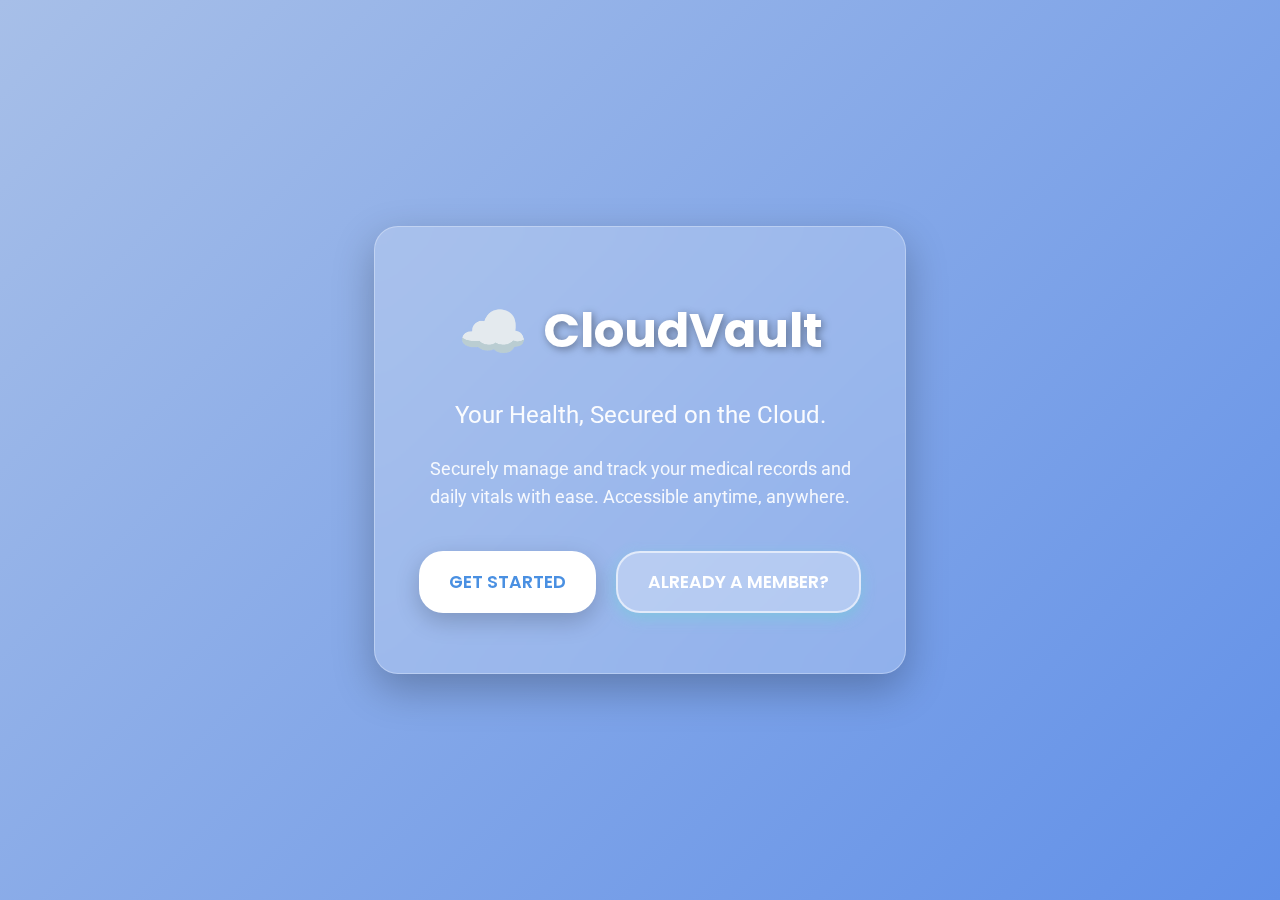
<file: index.html>
<!DOCTYPE html>
<html lang="en">
  <head>
    <meta charset="UTF-8" />
    <meta name="viewport" content="width=device-width, initial-scale=1.0" />
    <title>CloudVault - Secure Health Records</title>
    <link rel="preconnect" href="https://fonts.googleapis.com" />
    <link rel="preconnect" href="https://fonts.gstatic.com" crossorigin />
    <link
      href="https://fonts.googleapis.com/css2?family=Poppins:wght@300;400;600;700&family=Roboto:wght@300;400;500&display=swap"
      rel="stylesheet"
    />
    <link rel="stylesheet" href="css/styles.css" />
  </head>
  <body class="landing-page">
    <div class="glass-container">
      <div class="logo">
        <span class="icon">☁️</span>
        <h1 class="app-title">CloudVault</h1>
      </div>
      <p class="tagline">Your Health, Secured on the Cloud.</p>
      <p class="description">
        Securely manage and track your medical records and daily vitals with
        ease. Accessible anytime, anywhere.
      </p>
      <div class="btn-group">
        <a class="btn btn-primary" href="register.html">Get Started</a>
        <a class="btn btn-secondary" href="login.html">Already a Member?</a>
      </div>
    </div>
  </body>
</html>
</file>
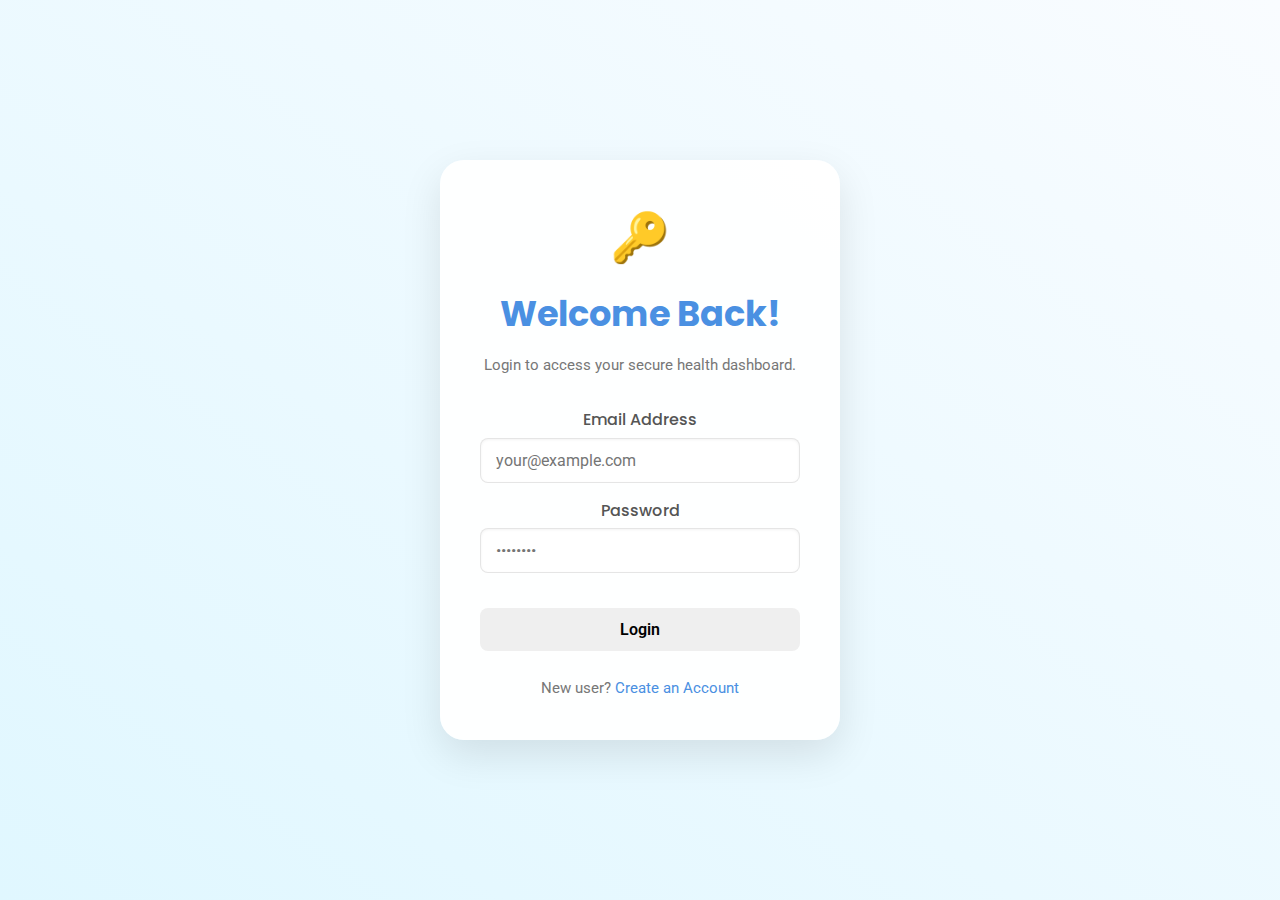
<file: login.html>
<!DOCTYPE html>
<html lang="en">
  <head>
    <meta charset="UTF-8" />
    <meta name="viewport" content="width=device-width, initial-scale=1.0" />
    <title>Login - CloudVault</title>
    <link rel="preconnect" href="https://fonts.googleapis.com" />
    <link rel="preconnect" href="https://fonts.gstatic.com" crossorigin />
    <link
      href="https://fonts.googleapis.com/css2?family=Poppins:wght@300;400;600;700&family=Roboto:wght@300;400;500&display=swap"
      rel="stylesheet"
    />
    <link rel="stylesheet" href="css/styles.css" />
  </head>
  <body class="auth-page">
    <div class="auth-card">
      <div class="auth-header">
        <span class="icon">🔑</span>
        <h2>Welcome Back!</h2>
        <p>Login to access your secure health dashboard.</p>
      </div>
      <form id="loginForm">
        <div class="input-group">
          <label for="email">Email Address</label>
          <input
            type="email"
            id="email"
            placeholder="your@example.com"
            required
          />
        </div>
        <div class="input-group">
          <label for="password">Password</label>
          <input
            type="password"
            id="password"
            placeholder="••••••••"
            required
          />
        </div>
        <button type="submit" class="btn btn-submit">
          <span>Login</span>
          <div class="spinner hidden"></div>
        </button>
      </form>
      <p class="auth-footer">
        New user? <a href="register.html">Create an Account</a>
      </p>
    </div>
    <div id="notification-container" class="notification-container"></div>
    <script src="js/auth.js"></script>
  </body>
</html>
</file>
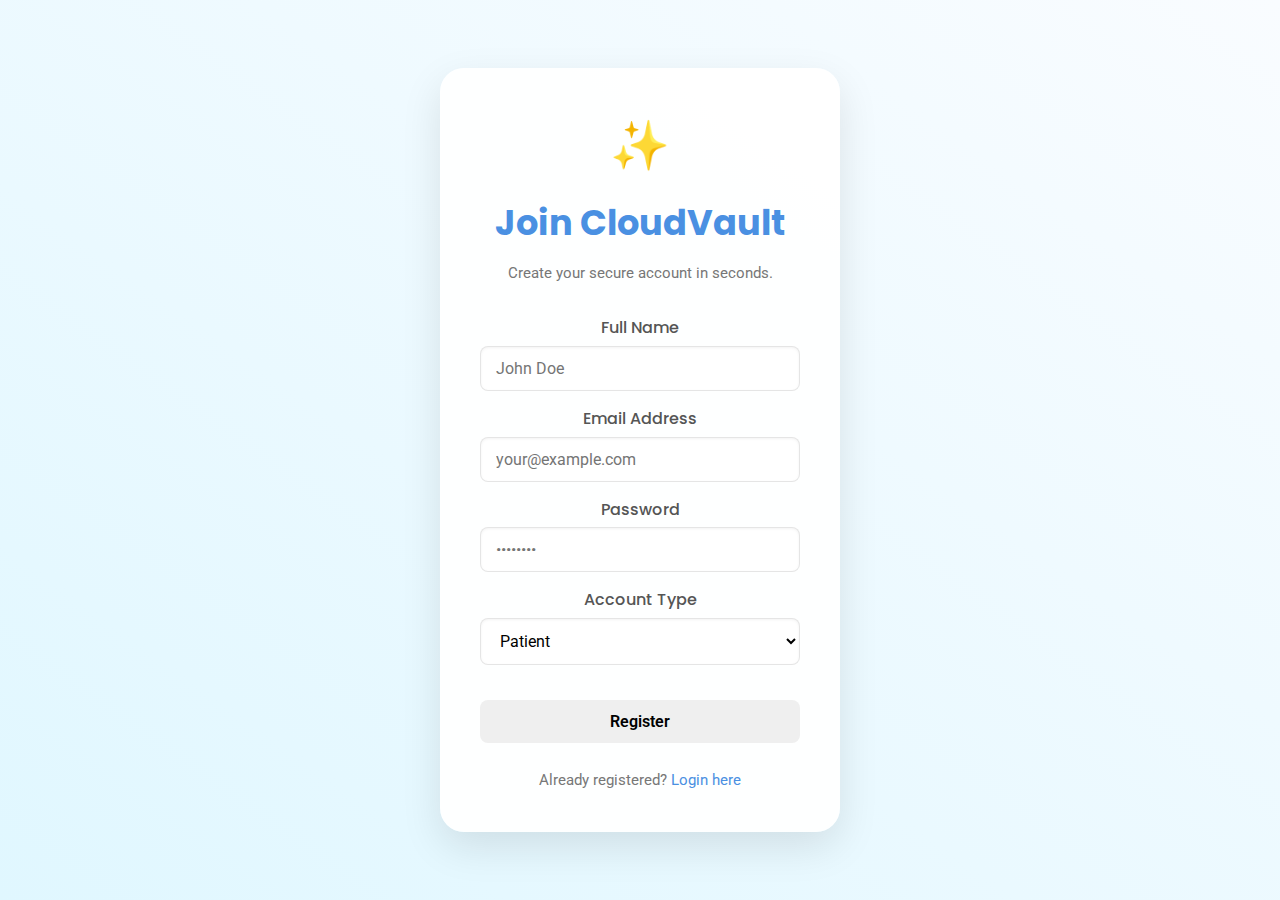
<file: register.html>
<!DOCTYPE html>
<html lang="en">
  <head>
    <meta charset="UTF-8" />
    <meta name="viewport" content="width=device-width, initial-scale=1.0" />
    <title>Register - CloudVault</title>
    <link rel="preconnect" href="https://fonts.googleapis.com" />
    <link rel="preconnect" href="https://fonts.gstatic.com" crossorigin />
    <link
      href="https://fonts.googleapis.com/css2?family=Poppins:wght@300;400;600;700&family=Roboto:wght@300;400;500&display=swap"
      rel="stylesheet"
    />
    <link rel="stylesheet" href="css/styles.css" />
  </head>
  <body class="auth-page">
    <div class="auth-card">
      <div class="auth-header">
        <span class="icon">✨</span>
        <h2>Join CloudVault</h2>
        <p>Create your secure account in seconds.</p>
      </div>
      <form id="regForm">
        <div class="input-group">
          <label for="name">Full Name</label>
          <input type="text" id="name" placeholder="John Doe" required />
        </div>
        <div class="input-group">
          <label for="email">Email Address</label>
          <input
            type="email"
            id="email"
            placeholder="your@example.com"
            required
          />
        </div>
        <div class="input-group">
          <label for="password">Password</label>
          <input
            type="password"
            id="password"
            placeholder="••••••••"
            required
          />
        </div>
        <div class="input-group">
          <label for="role">Account Type</label>
          <select id="role">
            <option value="patient">Patient</option>
            <option value="doctor">Doctor</option>
          </select>
        </div>
        <button type="submit" class="btn btn-submit">
          <span>Register</span>
          <div class="spinner hidden"></div>
        </button>
      </form>
      <p class="auth-footer">
        Already registered? <a href="login.html">Login here</a>
      </p>
    </div>
    <div id="notification-container" class="notification-container"></div>
    <script src="js/auth.js"></script>
  </body>
</html>
</file>
<file: css/styles.css>
/* Global Resets & Variables */
:root {
  --primary-color: #4a90e2; /* Blue */
  --secondary-color: #50e3c2; /* Green-ish */
  --accent-color: #ff7d7d; /* Red for errors/alerts */
  --background-light: #e6efff;
  --background-dark: #f0f4f8;
  --text-dark: #2c3e50;
  --text-light: #ecf0f1;
  --card-background: rgba(255, 255, 255, 0.7);
  --card-border: rgba(255, 255, 255, 0.3);
  --shadow-light: 0 4px 15px rgba(0, 0, 0, 0.08);
  --shadow-deep: 0 10px 30px rgba(0, 0, 0, 0.15);
  --border-radius-sm: 8px;
  --border-radius-md: 16px;
  --border-radius-lg: 24px;
}

* {
  margin: 0;
  padding: 0;
  box-sizing: border-box;
}

body {
  font-family: "Poppins", sans-serif;
  line-height: 1.6;
  color: var(--text-dark);
  min-height: 100vh;
  background: linear-gradient(
    135deg,
    var(--background-light) 0%,
    var(--background-dark) 100%
  );
  overflow-x: hidden;
}

/* Apply centering flexbox only to specific page bodies */
.landing-page,
.auth-page {
  display: flex;
  justify-content: center;
  align-items: center;
}

h1,
h2,
h3,
h4,
h5,
h6 {
  font-family: "Poppins", sans-serif;
  color: var(--text-dark);
  margin-bottom: 0.8em;
}

p {
  font-family: "Roboto", sans-serif;
}

a {
  color: var(--primary-color);
  text-decoration: none;
  transition: color 0.3s ease;
}

a:hover {
  color: #3a7bd5; /* A slightly darker primary */
}

/* Forms & Inputs */
input,
select,
button {
  font-family: "Roboto", sans-serif;
  font-size: 1rem;
}

.input-group {
  margin-bottom: 15px;
}

.input-group label {
  display: block;
  margin-bottom: 5px;
  font-weight: 500;
  color: #555;
}

input[type="text"],
input[type="email"],
input[type="password"],
input[type="file"],
select {
  width: 100%;
  padding: 12px 15px;
  margin: 0; /* Remove default margin */
  border-radius: var(--border-radius-sm);
  border: 1px solid rgba(0, 0, 0, 0.1);
  background-color: rgba(255, 255, 255, 0.9);
  transition: all 0.3s ease;
  box-shadow: inset 0 1px 3px rgba(0, 0, 0, 0.05);
}

input[type="file"] {
  padding: 8px 10px; /* Adjust padding for file input */
  cursor: pointer;
}

input:focus,
select:focus {
  outline: none;
  border-color: var(--primary-color);
  background: #fff;
  box-shadow: 0 0 0 3px rgba(74, 144, 226, 0.2);
}

/* Buttons */
.btn {
  padding: 12px 25px;
  border: none;
  border-radius: var(--border-radius-sm);
  cursor: pointer;
  font-weight: 600;
  transition: all 0.3s ease;
  display: inline-flex;
  align-items: center;
  justify-content: center;
  gap: 8px;
  position: relative;
  overflow: hidden;
}

.btn:hover {
  transform: translateY(-2px);
  box-shadow: var(--shadow-light);
}

.btn-primary {
  background: var(--primary-color);
  color: #fff;
  box-shadow: 0 5px 15px rgba(74, 144, 226, 0.3);
}

.btn-primary:hover {
  background: #3a7bd5;
  box-shadow: 0 8px 20px rgba(74, 144, 226, 0.4);
}

.btn-secondary {
  background: var(--secondary-color);
  color: var(--text-dark);
  box-shadow: 0 5px 15px rgba(80, 227, 194, 0.3);
}

.btn-secondary:hover {
  background: #40c7ac;
  box-shadow: 0 8px 20px rgba(80, 227, 194, 0.4);
}

.btn-outline {
  background: transparent;
  color: var(--primary-color);
  border: 2px solid var(--primary-color);
}

.btn-outline:hover {
  background: var(--primary-color);
  color: white;
  box-shadow: 0 5px 15px rgba(74, 144, 226, 0.3);
}

.btn-submit {
  width: 100%;
  margin-top: 20px;
}

.btn .spinner {
  border: 2px solid rgba(255, 255, 255, 0.3);
  border-top: 2px solid #fff;
  border-radius: 50%;
  width: 18px;
  height: 18px;
  animation: spin 1s linear infinite;
  position: absolute; /* Position spinner over text */
}

.btn .spinner.hidden {
  display: none;
}

.btn span {
  transition: visibility 0.3s;
}

@keyframes spin {
  0% {
    transform: rotate(0deg);
  }
  100% {
    transform: rotate(360deg);
  }
}

/* Glass Card styles (used across pages) */
.glass-card {
  background: var(--card-background);
  backdrop-filter: blur(15px);
  -webkit-backdrop-filter: blur(15px);
  border-radius: var(--border-radius-md);
  border: 1px solid var(--card-border);
  box-shadow: var(--shadow-deep);
  padding: 30px;
  margin: 20px 0;
  position: relative;
  overflow: hidden;
}

.card-title {
  color: var(--primary-color);
  font-size: 1.5rem;
  font-weight: 600;
  margin-bottom: 25px;
  text-align: center;
}

/* Notification System */
.notification-container {
  position: fixed;
  top: 20px;
  right: 20px;
  z-index: 1000;
  display: flex;
  flex-direction: column;
  gap: 10px;
}

.notification {
  background-color: #fff;
  padding: 15px 20px;
  border-radius: var(--border-radius-sm);
  box-shadow: var(--shadow-light);
  display: flex;
  align-items: center;
  font-size: 0.95rem;
  min-width: 250px;
  opacity: 1;
  transition: opacity 0.5s ease-out, transform 0.5s ease-out;
  transform: translateX(0);
}

.notification.success {
  border-left: 5px solid var(--secondary-color);
  color: #317f69;
}

.notification.error {
  border-left: 5px solid var(--accent-color);
  color: #923030;
}

.notification.warning {
  border-left: 5px solid #ffc107;
  color: #8a6d03;
}

.notification.fade-out {
  opacity: 0;
  transform: translateX(100%);
}

/* Landing Page */
.landing-page {
  background: linear-gradient(
    135deg,
    #a7bfe8 0%,
    #6190e8 100%
  ); /* More vibrant blue gradient */
  text-align: center;
  display: flex;
  justify-content: center;
  align-items: center;
}

.landing-page .glass-container {
  background: rgba(255, 255, 255, 0.2);
  backdrop-filter: blur(20px);
  -webkit-backdrop-filter: blur(20px);
  border-radius: var(--border-radius-lg);
  border: 1px solid rgba(255, 255, 255, 0.3);
  box-shadow: 0 15px 40px rgba(0, 0, 0, 0.25);
  padding: 60px 40px;
  max-width: 600px;
  text-align: center;
  /* color: var(--text-light); -- Removed global text-light for more specific control */
  animation: fadeIn 1s ease-out;
}

.landing-page .logo {
  display: flex;
  justify-content: center;
  align-items: center;
  margin-bottom: 20px;
}

.landing-page .logo .icon {
  font-size: 3.5rem;
  margin-right: 15px;
  animation: pulse 2s infinite alternate;
  color: #fff; /* Ensure icon is white */
}

.landing-page .app-title {
  font-size: 3rem;
  font-weight: 700;
  color: #fff; /* Pure white for title */
  text-shadow: 2px 2px 8px rgba(0, 0, 0, 0.4); /* Stronger shadow */
  margin-bottom: 0;
}

.landing-page .tagline {
  font-size: 1.5rem;
  font-weight: 400;
  margin-top: 10px;
  margin-bottom: 20px;
  color: rgba(255, 255, 255, 0.95); /* Increased opacity */
}

.landing-page .description {
  font-size: 1.1rem;
  margin-bottom: 40px;
  color: rgba(255, 255, 255, 0.9); /* Increased opacity */
  max-width: 450px;
  margin-left: auto;
  margin-right: auto;
}

.landing-page .btn-group {
  display: flex;
  gap: 20px;
  justify-content: center;
}

.landing-page .btn {
  padding: 15px 30px;
  font-size: 1.1rem;
  border-radius: var(--border-radius-lg);
  text-transform: uppercase;
}

.landing-page .btn-primary {
  background: #fff;
  color: var(--primary-color);
  box-shadow: 0 8px 25px rgba(0, 0, 0, 0.2);
}

.landing-page .btn-primary:hover {
  background: #f0f0f0;
  color: #3a7bd5;
  transform: translateY(-3px);
  box-shadow: 0 12px 30px rgba(0, 0, 0, 0.3);
}

.landing-page .btn-secondary {
  background: rgba(255, 255, 255, 0.3);
  border: 2px solid rgba(255, 255, 255, 0.6);
  color: #fff;
}

.landing-page .btn-secondary:hover {
  background: rgba(255, 255, 255, 0.4);
  border-color: #fff;
  transform: translateY(-3px);
  box-shadow: 0 12px 30px rgba(0, 0, 0, 0.3);
}

@keyframes fadeIn {
  from {
    opacity: 0;
    transform: translateY(20px);
  }
  to {
    opacity: 1;
    transform: translateY(0);
  }
}

@keyframes pulse {
  0% {
    transform: scale(1);
  }
  100% {
    transform: scale(1.05);
  }
}

/* Auth Pages (Login/Register) */
.auth-page {
  background: linear-gradient(to top right, #e0f7ff, #f9fcff);
  display: flex;
  justify-content: center;
  align-items: center;
}

.auth-card {
  width: 100%;
  max-width: 400px;
  background: #ffffffee;
  padding: 40px;
  border-radius: var(--border-radius-lg);
  box-shadow: 0 15px 40px rgba(0, 0, 0, 0.1);
  text-align: center;
  animation: slideIn 0.8s ease-out;
}

.auth-header {
  margin-bottom: 30px;
}

.auth-header .icon {
  font-size: 3rem;
  display: block;
  margin-bottom: 10px;
}

.auth-card h2 {
  font-size: 2.2rem;
  margin-bottom: 10px;
  color: var(--primary-color);
}

.auth-card p {
  color: #777;
  font-size: 0.95rem;
}

.auth-footer {
  margin-top: 25px;
  font-size: 0.9em;
  color: #666;
}

@keyframes slideIn {
  from {
    opacity: 0;
    transform: translateY(30px);
  }
  to {
    opacity: 1;
    transform: translateY(0);
  }
}

/* Dashboard Page */
.dashboard-page {
  background: linear-gradient(
    135deg,
    #f5f7fa 0%,
    #c3cfe2 100%
  ); /* Softer, professional gradient */
  display: block; /* Ensures normal block flow for header and main */
  padding: 0; /* Remove padding from body as header/main will manage it */
}

.dashboard-header {
  background: rgba(255, 255, 255, 0.9);
  backdrop-filter: blur(10px);
  -webkit-backdrop-filter: blur(10px);
  box-shadow: 0 4px 15px rgba(0, 0, 0, 0.05);
  padding: 15px 40px;
  position: sticky;
  top: 0;
  z-index: 500;
  border-bottom: 1px solid rgba(0, 0, 0, 0.05);
}

.dashboard-header .header-content {
  max-width: 1200px;
  margin: 0 auto;
  display: flex;
  justify-content: space-between;
  align-items: center;
}

.dashboard-header .logo {
  display: flex;
  align-items: center;
}

.dashboard-header .logo .icon {
  font-size: 2rem;
  margin-right: 10px;
}

.dashboard-header .app-title {
  font-size: 1.8rem;
  font-weight: 700;
  color: var(--text-dark);
  margin-bottom: 0;
}

.dashboard-header .user-info {
  display: flex;
  align-items: center;
  gap: 20px;
}

.dashboard-header #userGreeting {
  font-weight: 500;
  color: #555;
  font-size: 1rem;
}

.dashboard-main {
  display: grid;
  grid-template-columns: 1fr;
  gap: 30px;
  max-width: 1200px;
  margin: 30px auto;
  padding: 0 20px;
}

@media (min-width: 992px) {
  .dashboard-main {
    grid-template-columns: 1fr 2fr; /* Two columns for larger screens */
  }
}

.dashboard-section {
  display: flex;
  flex-direction: column;
  gap: 30px;
}

/* Specific card styles for dashboard */
.dashboard-page .form-card,
.dashboard-page .data-card {
  padding: 30px;
  border-radius: var(--border-radius-lg);
  box-shadow: var(--shadow-light);
  border: 1px solid rgba(255, 255, 255, 0.4);
  transition: transform 0.3s ease, box-shadow 0.3s ease;
}

.dashboard-page .form-card:hover,
.dashboard-page .data-card:hover {
  transform: translateY(-5px);
  box-shadow: 0 10px 25px rgba(0, 0, 0, 0.12);
}

.dashboard-page .card-title {
  text-align: left;
  font-size: 1.4rem;
  border-bottom: 1px solid rgba(0, 0, 0, 0.05);
  padding-bottom: 15px;
  margin-bottom: 25px;
}

/* Data Lists (Vitals & Files) */
.data-list {
  max-height: 300px; /* Limit height and allow scrolling */
  overflow-y: auto;
  padding-right: 10px; /* Space for scrollbar */
}

.data-list::-webkit-scrollbar {
  width: 8px;
}

.data-list::-webkit-scrollbar-track {
  background: rgba(0, 0, 0, 0.05);
  border-radius: 10px;
}

.data-list::-webkit-scrollbar-thumb {
  background: var(--primary-color);
  border-radius: 10px;
}

.data-list::-webkit-scrollbar-thumb:hover {
  background: #3a7bd5;
}

.record-item,
.file-item {
  display: flex;
  flex-wrap: wrap;
  justify-content: space-between;
  align-items: center;
  padding: 12px 0;
  border-bottom: 1px dashed rgba(0, 0, 0, 0.08);
  font-size: 0.95rem;
  color: #444;
}

.record-item:last-child,
.file-item:last-child {
  border-bottom: none;
}

.record-item span,
.file-item span {
  flex-basis: auto; /* Allow flexible spacing */
  margin-right: 15px;
  margin-bottom: 5px; /* For wrap */
}

.record-item strong {
  color: var(--primary-color);
}

.record-date,
.file-date {
  font-size: 0.85rem;
  color: #777;
  white-space: nowrap; /* Prevent date from wrapping */
  margin-left: auto; /* Push to right */
}

.file-link {
  display: flex;
  align-items: center;
  gap: 8px;
  color: var(--primary-color);
  font-weight: 500;
  flex-grow: 1; /* Allow link to take available space */
}

.file-icon {
  font-size: 1.2em;
}

.loading-text,
.error-text {
  text-align: center;
  color: #777;
  padding: 20px;
}

.error-text {
  color: var(--accent-color);
  font-weight: 500;
}

/* Chart Specific Styles */
.chart-container {
  position: relative;
  height: 250px; /* Fixed height for charts */
  width: 100%;
  margin-bottom: 30px;
}

.chart-container h4 {
  font-size: 1.1rem;
  color: #555;
  margin-bottom: 15px;
  border-bottom: 1px dotted rgba(0, 0, 0, 0.1);
  padding-bottom: 8px;
}

@media (max-width: 768px) {
  .landing-page .glass-container,
  .auth-card {
    padding: 30px 20px;
    margin: 20px;
  }
  .landing-page .app-title {
    font-size: 2.2rem;
  }
  .landing-page .tagline {
    font-size: 1.2rem;
  }
  .landing-page .description {
    font-size: 1rem;
  }
  .landing-page .btn-group {
    flex-direction: column;
    gap: 15px;
  }
  .dashboard-header {
    padding: 15px 20px;
  }
  .dashboard-header .app-title {
    font-size: 1.5rem;
  }
  .dashboard-header #userGreeting {
    display: none; /* Hide on small screens to save space */
  }
  .dashboard-main {
    padding: 0 15px;
    margin: 20px auto;
  }
  .dashboard-page .card-title {
    font-size: 1.2rem;
  }
}

@media (max-width: 480px) {
  .landing-page .logo .icon {
    font-size: 2.5rem;
  }
  .landing-page .app-title {
    font-size: 1.8rem;
  }
  .auth-card {
    padding: 25px 15px;
  }
  .auth-card h2 {
    font-size: 1.8rem;
  }
  .btn {
    font-size: 0.9rem;
    padding: 10px 15px;
  }
}
</file>
